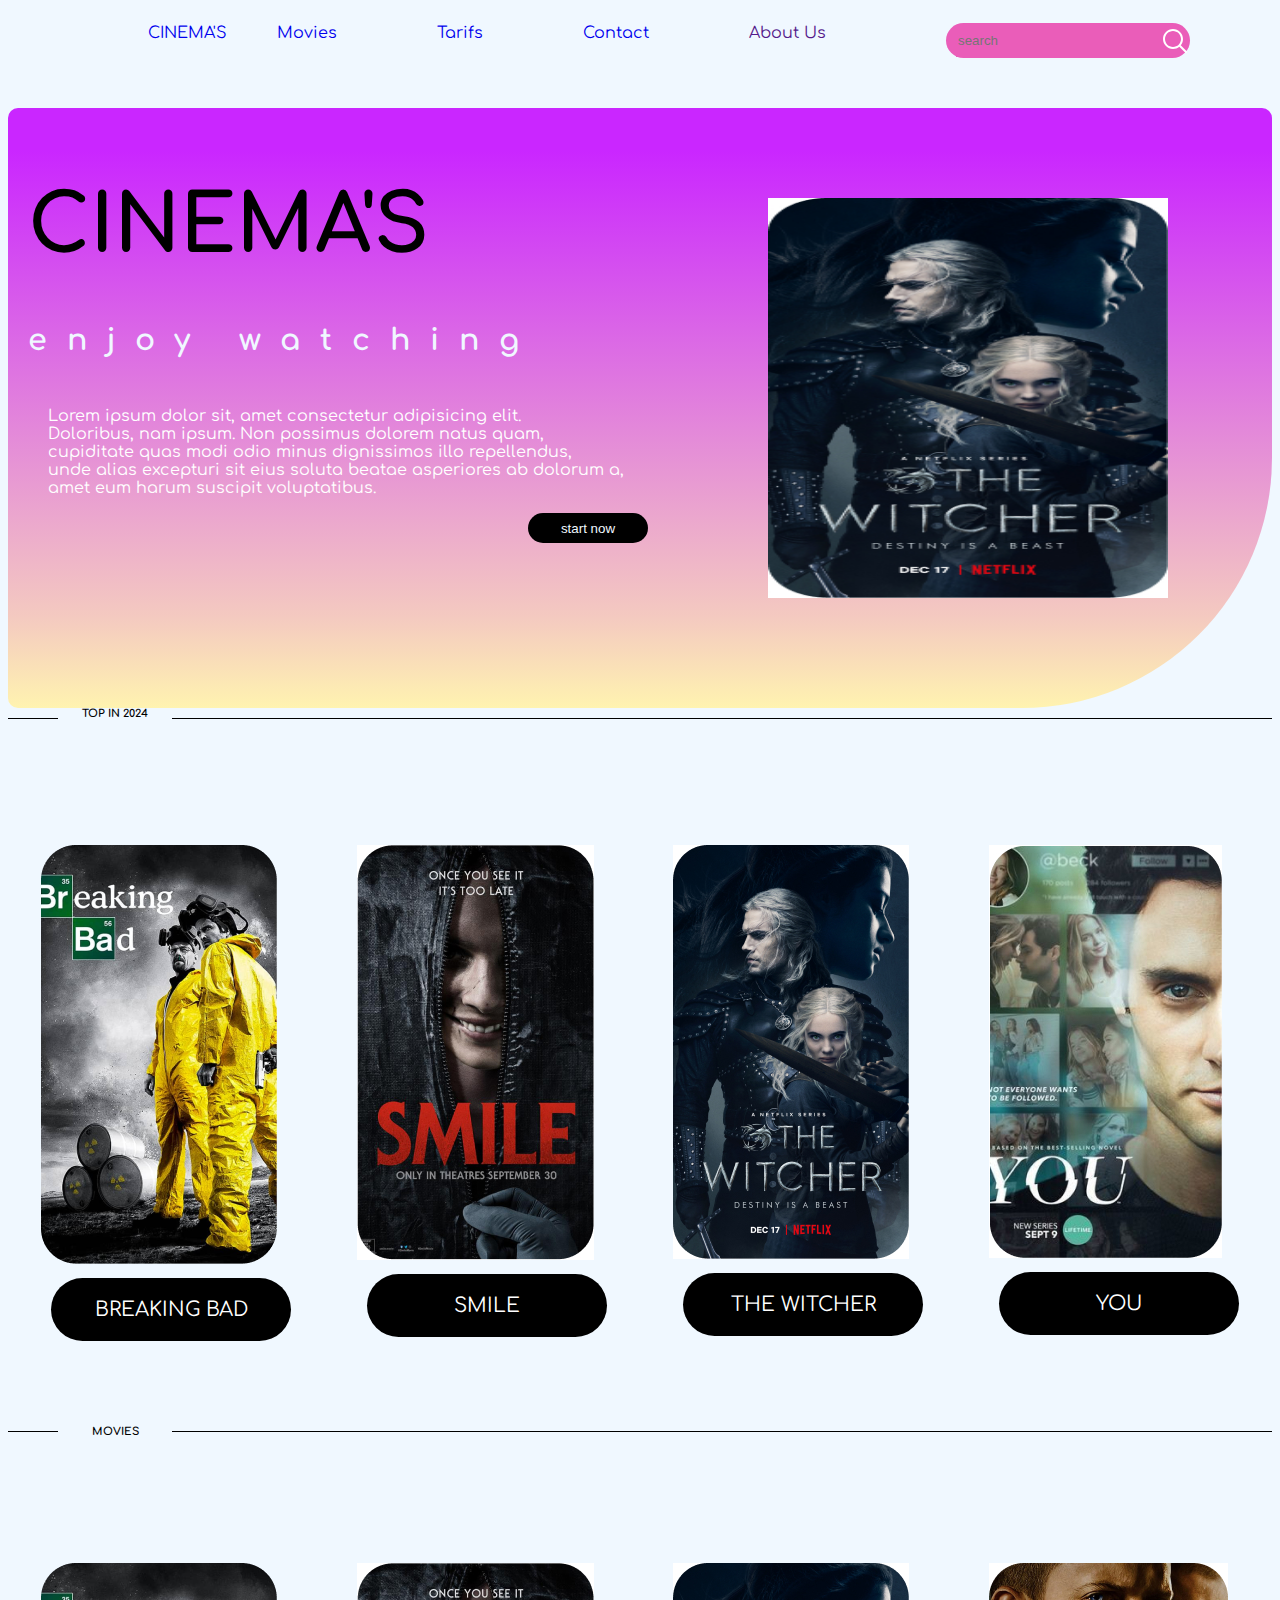
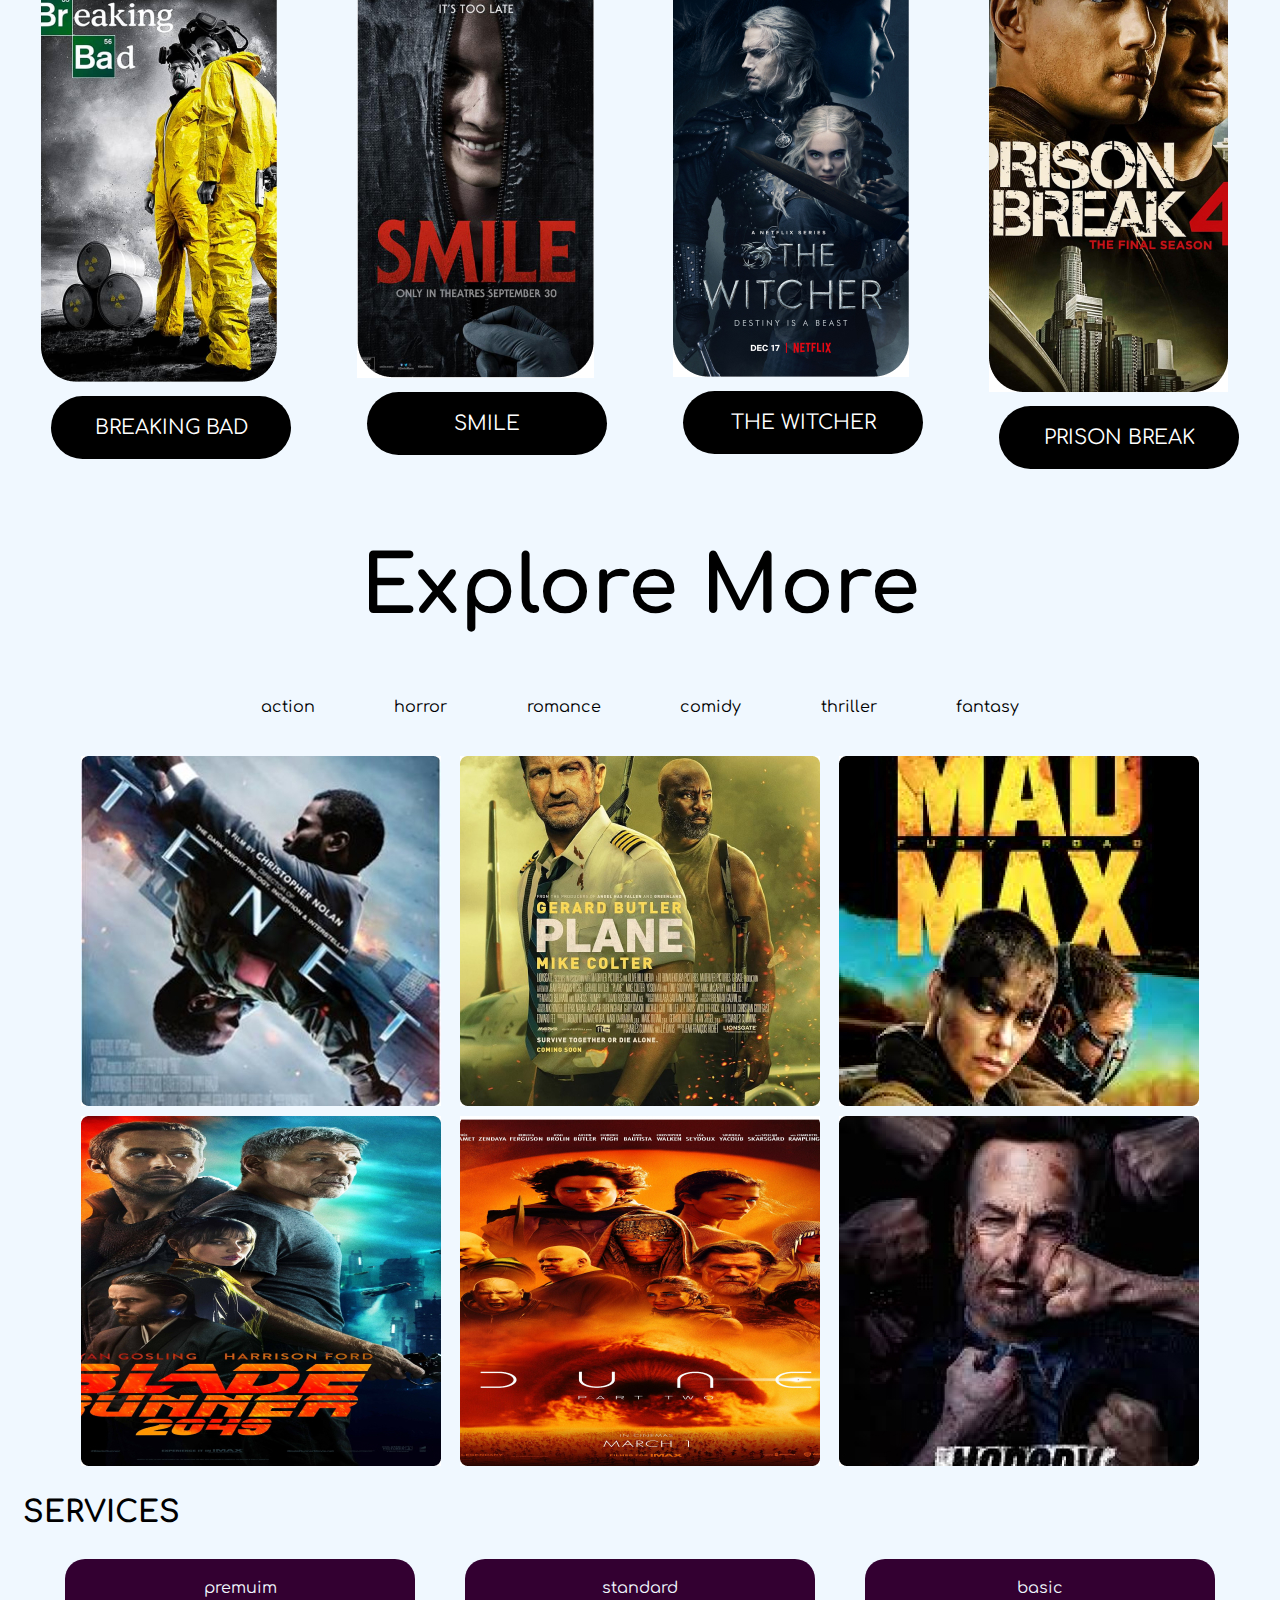
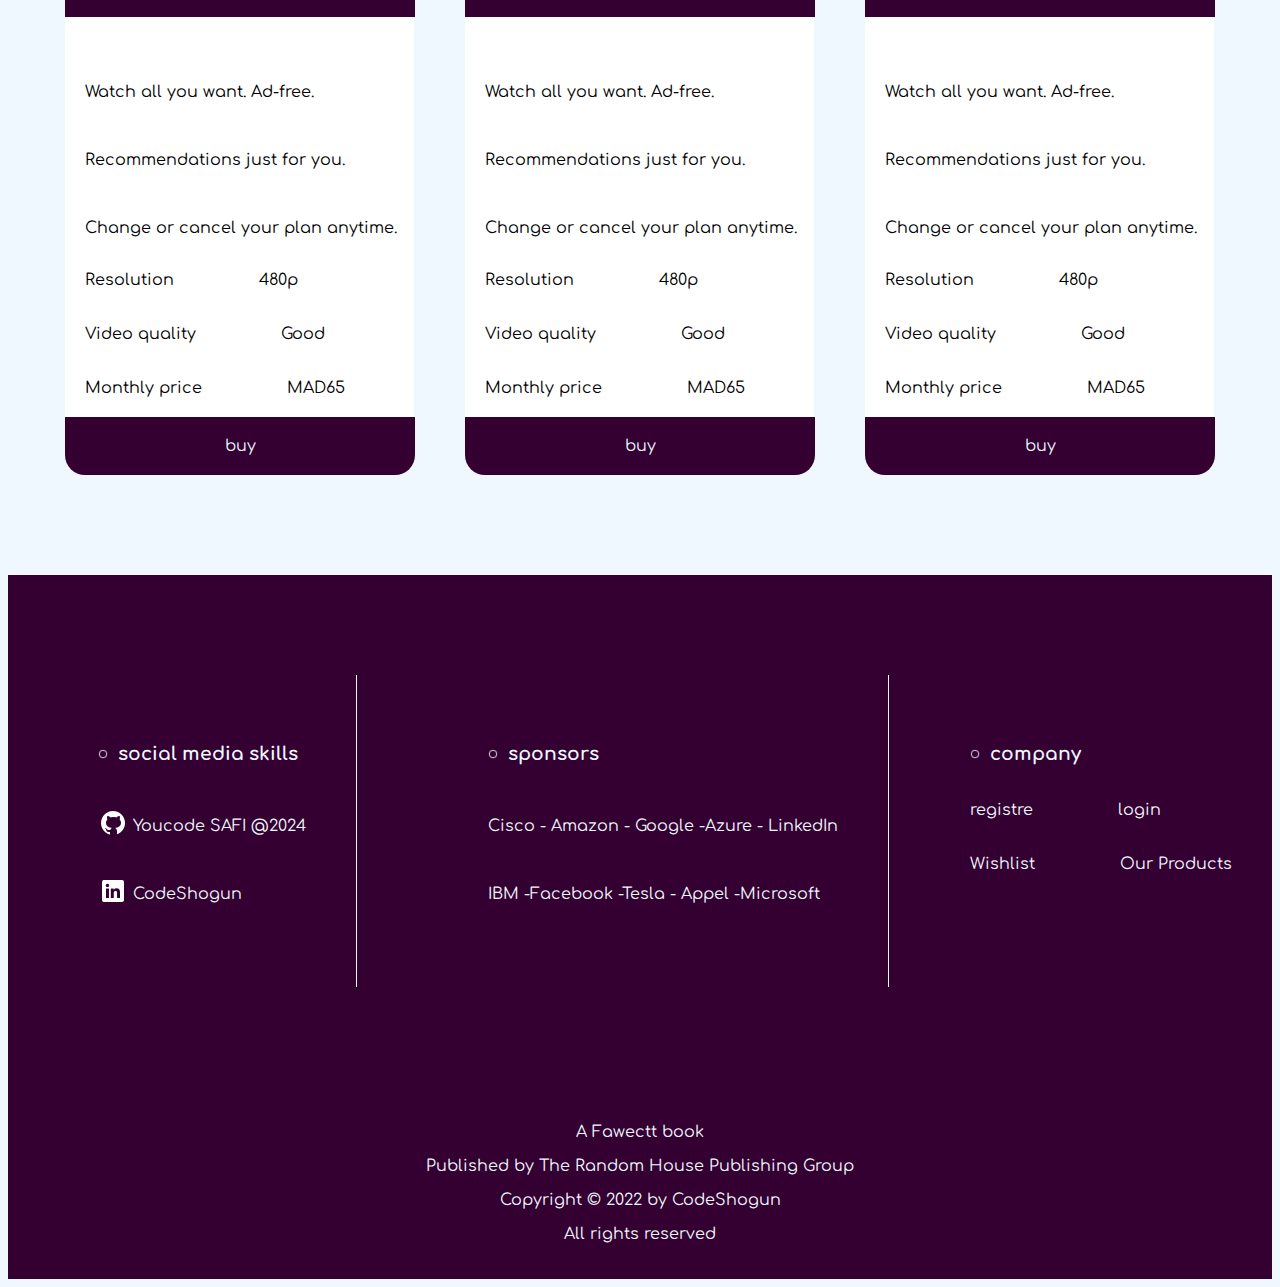
<file: index.html>
<!DOCTYPE html>
<html lang="en">
<head>
    <meta charset="UTF-8">
    <title>Document</title>
    <link rel="stylesheet" href="style.css">
</head>
<body style="background-color: aliceblue;">




  <header style="display: flex;">
        <!-- <h4 style="margin: 20px;">CINEMA'S</h4>    -->
        
       <div style="display: flex;">
      <ul style="display: flex;
      align-items: center;
      margin-left: 100px;
      list-style: none;
      ">
      <li>
        <a
        style="text-decoration: none;
        margin-right: 50px;" 
        href="cinema.html">CINEMA'S</a>
      </li>
        <li>
          <a  style="text-decoration: none;" href="movies.html">Movies</a>
        </li>
        <li>
          <a  
          style="margin-left: 100px;
          text-decoration: none;
          " href="tarifs.html">Tarifs</a>
        </li>
        <li>
          <a 
          style="margin-left: 100px;
          text-decoration: none;
          " href="contact.html">Contact</a>
        </li>
        <li>
            <a 
            style="margin-left: 100px;
            text-decoration: none;
            " href="">About Us</a>
        </li> 
                 
      </ul>  
    </div>
<div style="
margin-left: 120px;
margin-top: 15px;
margin-right: 60px;
align-items: center;
background-color: rgb(234, 93, 185);
display: flex;
justify-content: center;
align-items: center;
border-radius: 20px;
"> 
  <input style="background-color: rgb(234, 93, 185);
  
  border: none;
  outline: none;
  height: 30px;
  width: 200px;
  margin-left: 10px;
  " type="text" placeholder="search">
  <img src="pics/icons8-search.svg" alt="">
</div>   

  </header> 

<!--la partie de la navnbar est terminé-->

<section style="
    background-image: linear-gradient(#CA26FF 7%,#F4CAC0 85%,#FFF3B0 100%);
    border-radius: 10px 10px 250px 10px;
    height: 600px;
display: flex ;
justify-content: space-between;
margin-top: 50px;
">


<div style="display: flex ;
justify-content: space-between;">
<div  style="margin: 20px;">
      <h1 style="font-size :80px;">CINEMA'S</H1>
      <h5 style="color: aliceblue;font-size: 30px;
      letter-spacing: 20px;">enjoy watching</h5>
      <p style="color: white;
      margin-left: 20px;
      ">Lorem ipsum dolor sit, amet consectetur adipisicing elit.
   <br> Doloribus, nam ipsum. Non possimus dolorem natus quam, <br>cupiditate quas modi odio minus dignissimos illo repellendus,<br> unde alias excepturi sit eius soluta beatae asperiores ab dolorum a,<br> amet eum harum suscipit voluptatibus.</p>
  <div >
   <button style="background-color: black;
   border: 0;
   border-radius: 20px;
   height: 30px;
   width: 120px;
   margin-left: 500px;
   color: aliceblue;">start now</button>
  </div>
  </div>
        <div>
           <img  style="width: 400px;
        height: 400px;
        margin-top: 90px;
        margin-left: 100px;" src="pics/witch.jpg" alt="">
         </div> 
        </div>

</section>
<!--  la partie du photo est terminé -->
<section>
  <div style=" 
    display: flex;
    justify-content: space-between;
    ">
  <div style="  
  margin-top: 10px;
   height: 0.5px;
  width: 50px;
  background-color: black;">
  </div>
<div style="  margin-top: 0px;
">
  <h6 style="margin-top: 0;">TOP IN 2024</h6>
</div>
<div style="   margin-top: 10px;

  height: 0.5px;
width: 1100px;
background-color: black;">
</div>
</div>
<section style="display: flex;
justify-content: space-around;
margin-top: 100px;">

<div>
<img src="./pics/breaking.jpg" alt="">
<div style="background-color: black;
color: white;
font-size: 20px;
padding: 20px;
border-radius: 40px;
width: 200px;
margin-left: 10px;
margin-top: 10px;
text-align: center;">
BREAKING BAD
</div>
</div>




  <div>
<img src="./pics/s.jpg" alt="">
<div style="background-color: black;
color: white;
font-size: 20px;
padding: 20px;
border-radius: 40px;
width: 200px;
margin-left: 10px;
margin-top: 10px;
text-align: center;">
SMILE
</div>
  </div>
  <div>

    <img src="./pics/witch.jpg" alt="">
    <div style="background-color: black;
color: white;
font-size: 20px;
padding: 20px;
border-radius: 40px;
width: 200px;
margin-left: 10px;
margin-top: 10px;
text-align: center;">
THE WITCHER
</div>
    
  </div>
  <div>
    <img src="./pics/you.jpg" alt="">
    <div style="background-color: black;
color: white;
font-size: 20px;
padding: 20px;
border-radius: 40px;
width: 200px;
margin-left: 10px;
margin-top: 10px;
text-align: center;">
YOU
</div>
  </div>
</section>
<section>

  <div style=" margin-top: 60px;
  display: flex;
  justify-content: space-between;">
<div style="  
margin-top: 30px;
 height: 0.5px;
width: 50px;
background-color: black;">
</div>
<div style="  margin-top: 0px;
">
<h6>MOVIES</h6>
</div>
<div style="   margin-top: 30px;

height: 0.5px;
width: 1100px;
background-color: black;">
</div>
</div>

  <section style="display: flex;
  justify-content: space-around;
  margin-top: 100px;">
  
  <div>
  <img src="./pics/breaking.jpg" alt="">
  <div style="background-color: black;
  color: white;
  font-size: 20px;
  padding: 20px;
  border-radius: 40px;
  width: 200px;
  margin-left: 10px;
  margin-top: 10px;
  text-align: center;">
  BREAKING BAD
  </div>
  </div>
  
  
  
  
    <div>
  <img src="./pics/s.jpg" alt="">
  <div style="background-color: black;
  color: white;
  font-size: 20px;
  padding: 20px;
  border-radius: 40px;
  width: 200px;
  margin-left: 10px;
  margin-top: 10px;
  text-align: center;">
  SMILE
  </div>
    </div>
    <div>
  
      <img src="./pics/witch.jpg" alt="">
      <div style="background-color: black;
  color: white;
  font-size: 20px;
  padding: 20px;
  border-radius: 40px;
  width: 200px;
  margin-left: 10px;
  margin-top: 10px;
  text-align: center;">
  THE WITCHER
  </div>
      
    </div>
    <div style="height: 500px;">
      <img src="./pics/prison 1.jpg" alt="">
      <div style="background-color: black;
  color: white;
  font-size: 20px;
  padding: 20px;
  border-radius: 40px;
  width: 200px;
  margin-left: 10px;
  margin-top: 10px;
  text-align: center;">
  PRISON BREAK
  </div>
    </div>


</section>


<section>
<h2
style="text-align: center;
font-size: 80px;
margin-top: 80px;">Explore More</h2>
<ul
style="display: flex;
list-style: none;
    justify-content: space-between;
    margin: auto;
    width: 60%;
    padding: 0;
">
<li>
  action
</li>
<li>horror</li>
<li>romance</li>
<li>
  comidy
</li>
<li>
  thriller
</li>
<li>
  fantasy
</li>
</ul>
<div style="display:flex ;
justify-content: space-around;
margin: auto;
margin-top: 40px;
width: 90%;">
<img src="./pics/teb.jpg" alt="">
<img src="./pics/Rectangle 21.jpg" alt="">
<img src="./pics/mad.jpg" alt="">
</div>
<div
style="display:flex ;
justify-content: space-around;
margin: auto;
margin-top: 10px;
width: 90%;"
>

  <img src="./pics/bande.jpg" alt="">
  <img src="./pics/bund.jpg" alt="">
  <img src="./pics/modo.jpg" alt="">

</div>

<div>
<h3
style="margin-left: 15px;
font-size: 30px" >SERVICES</h3>
</div>
<div
style="display: flex;
flex-direction: row;
justify-content: center;
gap:50px ;">
<!-- -------------- -->
<div>

  <div
  style="background-color: #330031;
  color: aliceblue;
  padding: 20px;
  width:310px ;
  text-align: center;
  border-radius: 20px 20px 0px 0px;">
    premuim
  </div>

  <div
  style="background-color: white;
  width: 329px;
  height: 350px;
  padding-top: 50px;
  padding-left: 20px;

  ">


  <p>Watch all you want. Ad-free.</p>
  <br>
  <p>Recommendations just for you.</p>
  <br>
  <p>Change or cancel your plan anytime.</p>
  <br>

  <span>Resolution</span>
  <span style="margin-left: 80px;">480p</span>
  <br>
  <br><br>
  <span>Video quality  </span>
  <span style="margin-left: 80px;">Good</span>
  <br><br><br>
  <span>Monthly price  </span>
  <span style="margin-left: 80px;">MAD65</span>


</div>

  <div
  style="background-color: #330031;
  width:310px;
  padding: 20px;
  color: aliceblue;
  justify-content: center;
  text-align: center;
  border-radius: 0px 0px 20px 20px;">
    buy
  </div>
  
  </div>
<!-- --------------- -->
<div>

  <div
  style="background-color: #330031;
  color: aliceblue;
  padding: 20px;
  width:310px ;
  text-align: center;
  border-radius: 20px 20px 0px 0px;">
    standard
  </div>

  <div
  style="background-color: white;
  width: 329px;
  height: 350px;
  padding-top: 50px;
  padding-left: 20px;
  ">
<p>Watch all you want. Ad-free.</p>
<br>
<p>Recommendations just for you.</p>
<br>
<p>Change or cancel your plan anytime.</p>
<br>

<span>Resolution</span>
<span style="margin-left: 80px;">480p</span>
<br>
<br><br>
<span>Video quality  </span>
<span style="margin-left: 80px;">Good</span>
<br><br><br>
<span>Monthly price  </span>
<span style="margin-left: 80px;">MAD65</span>
  </div>

  <div
  style="background-color: #330031;
  width:310px;
  padding: 20px;
  color: aliceblue;
  justify-content: center;
  text-align: center;
  border-radius: 0px 0px 20px 20px;">
    buy
  </div>
  
  </div>
  <!-- ------------ -->
  <div>

    <div
    style="background-color: #330031;
    color: aliceblue;
    padding: 20px;
    width:310px ;
    text-align: center;
    border-radius: 20px 20px 0px 0px;">
      basic
    </div>

    <div
    style="background-color: white;
    width: 329px;
    height: 350px;
    padding-top: 50px;
    padding-left: 20px;
    ">
<p>Watch all you want. Ad-free.</p>
<br>
<p>Recommendations just for you.</p>
<br>
<p>Change or cancel your plan anytime.</p>
<br>

<span>Resolution</span>
<span style="margin-left: 80px;">480p</span>
<br>
<br><br>
<span>Video quality  </span>
<span style="margin-left: 80px;">Good</span>
<br><br><br>
<span>Monthly price  </span>
<span style="margin-left: 80px;">MAD65</span>
    </div>

    <div
    style="background-color: #330031;
    width:310px;
    padding: 20px;
    color: aliceblue;
    justify-content: center;
    text-align: center;
    border-radius: 0px 0px 20px 20px;">
      buy
    </div>
    
    </div>
<!-- ------------------ -->
  </div>
</section>

</section>
<footer style="background-color: #330031;
 color: aliceblue;
 ">


 <div style="
 margin-top: 100px;
 display: flex;
 justify-content: space-around;
 padding-top: 100px;
 padding-bottom: 100px;">
  

<!-- ~~~~~~~~ -->

<div style="border-right: 1px solid rgb(250, 250, 250); 
border-top: none;
border-bottom: none; 
border-left: none;
padding: 50px;">
<div
style="display: flex;

align-items: center;">
  <img 
  style="width: 10px;
  height: 10px;"
  src="./pics/icons8-circle-24.png" alt="">
  <h3
  style="padding-left: 10px;">social media skills</h3>
</div>
  <br>
  <div style="display: flex;
  align-items: center;
  ">
  <img style="width: 30px;
  padding-bottom: 5px;
  padding-right: 5px;
  height: 30px" src="./pics/icons8-github-30.png" alt="">
<p>Youcode SAFI @2024</p>
</div>
<br>
<div style="display: flex;
align-items: center;
">
<img style="width: 30px;
padding-bottom: 5px;
padding-right: 5px;
height: 30px" src="./pics/icons8-linkedin-30.png" alt="">
<p>CodeShogun</p>
</div>
<br>
</div>

<!-- ~~~~~~~~ -->

<div  style="border-right: 1px solid rgb(250, 250, 250); 
border-top: none;
border-bottom: none; 
border-left: none;
padding: 50px;">

<div
style="display: flex;

align-items: center;">
  <img 
  style="width: 10px;
  height: 10px;"
  src="./pics/icons8-circle-24.png" alt="">
  <h3
  style="padding-left: 10px;">sponsors</h3>
</div>

<br>
  <p>Cisco - Amazon - Google -Azure - LinkedIn </p>
  <br>
  <p>IBM -Facebook -Tesla - Appel -Microsoft</p>
  <br>
</div>

<!-- ~~~~~~~~ -->

<div >
  <div
  style="display: flex;
padding-top: 50px;
  align-items: center;">
    <img 
    style="width: 10px;
    height: 10px;"
    src="./pics/icons8-circle-24.png" alt="">
    <h3
    style="padding-left: 10px;">company</h3>
  </div>
  
  <br>
  <span>registre</span>
  <span style="margin-left: 80px;">login</span>
  <br>
  <br><br>
  <span>Wishlist</span>
  <span style="margin-left: 80px;">Our Products</span>
  <br><br><br>

</div>
</div>

<!-- ~~~~~~~~ -->
<div
style="padding: 20px;
text-align: center;
">
<p>A Fawectt book</p>
<p>Published by The Random House Publishing Group</p>
<p>Copyright © 2022 by CodeShogun</p>
<p>All rights reserved</p>
</div>
</footer>

</body>
</html>
</file>
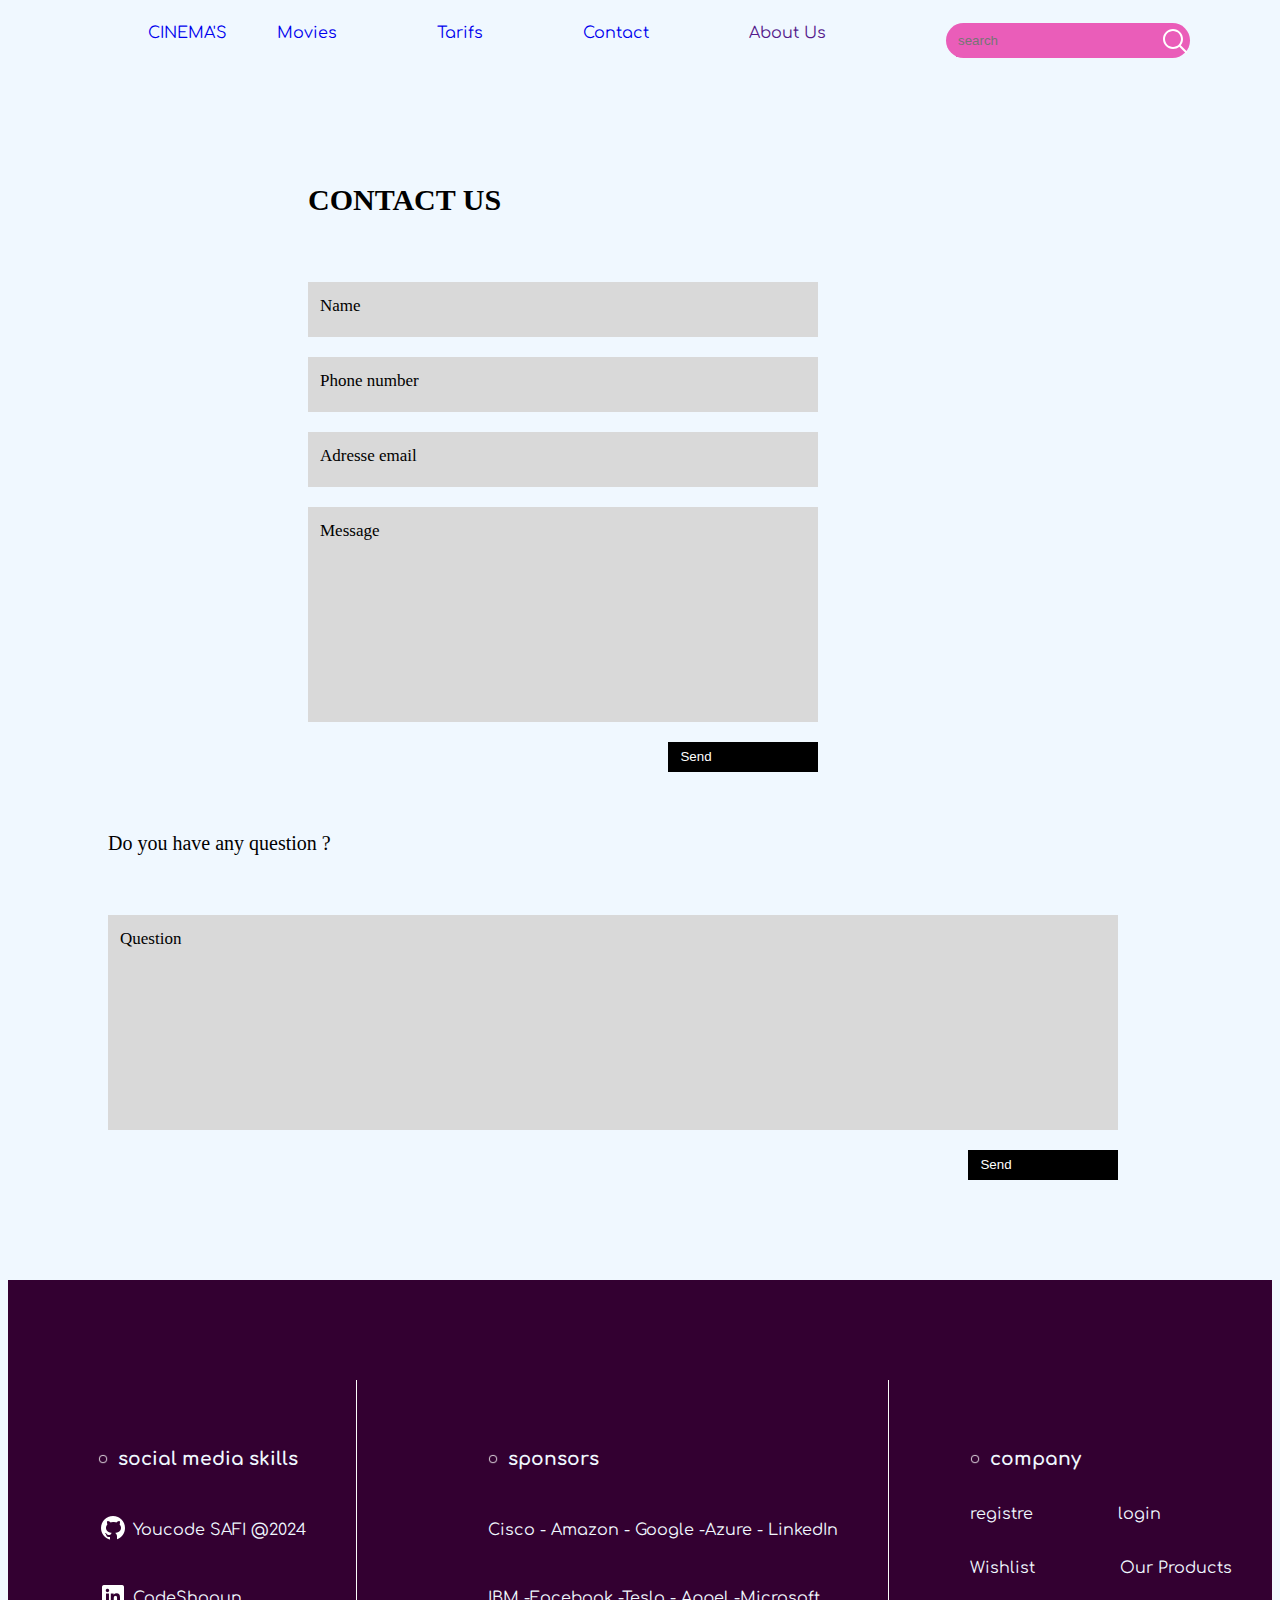
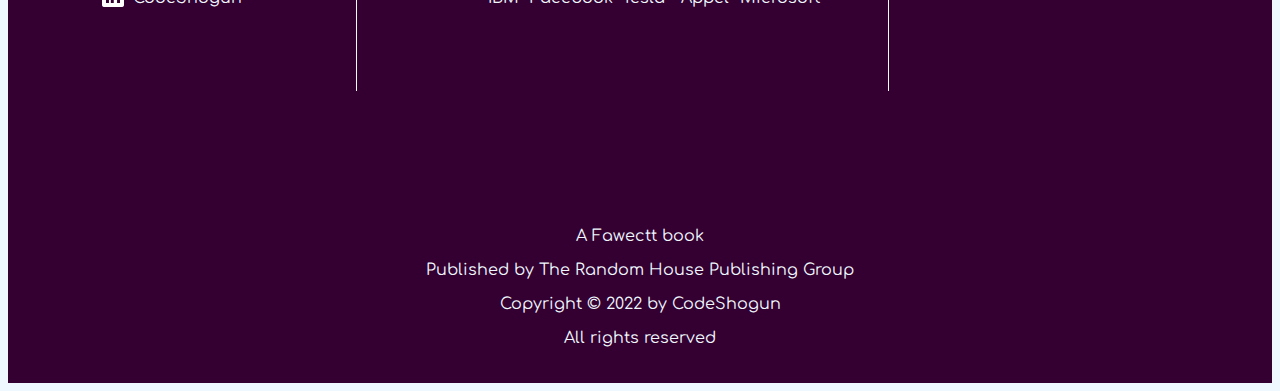
<file: contact.html>
<!DOCTYPE html>
<html lang="en">
<head>
    <meta charset="UTF-8">
    <meta name="viewport" content="width=device-width, initial-scale=1.0">
    <title>Document</title>
    <link rel="stylesheet" href="style.css">
</head>
<body style="background-color: aliceblue;">
    <!-- -----header------ -->



    <header style="display: flex;">
        <!-- <h4 style="margin: 20px;">CINEMA'S</h4>    -->
        
       <div style="display: flex;">
      <ul style="display: flex;
      align-items: center;
      margin-left: 100px;
      list-style: none;
      ">
      <li>
        <a
        style="text-decoration: none;
        margin-right: 50px;" 
        href="index.html">CINEMA'S</a>
      </li>
        <li>
          <a  style="text-decoration: none;" href="movies.html">Movies</a>
        </li>
        <li>
          <a  
          style="margin-left: 100px;
          text-decoration: none;
          " href="tarifs.html">Tarifs</a>
        </li>
        <li>
          <a 
          style="margin-left: 100px;
          text-decoration: none;
          " href="contact.html">Contact</a>
        </li>
        <li>
            <a 
            style="margin-left: 100px;
            text-decoration: none;
            " href="">About Us</a>
        </li> 
                 
      </ul>  
    </div>
<div style="
margin-left: 120px;
margin-top: 15px;
margin-right: 60px;
align-items: center;
background-color: rgb(234, 93, 185);
display: flex;
justify-content: center;
align-items: center;
border-radius: 20px;
"> 
  <input style="background-color: rgb(234, 93, 185);
  
  border: none;
  outline: none;
  height: 30px;
  width: 200px;
  margin-left: 10px;
  " type="text" placeholder="search">
  <img src="pics/icons8-search.svg" alt="">
</div>   

  </header> 


    <!-- ---fin header----- -->

     <!-- -----body------- -->
<div style="margin-left: 300px;">
     <h2
     style="padding-top: 100px;
         font-size: 30px;
padding-bottom: 40px;  
font-family: content;   ">
     CONTACT US</h2>
     <div
     style="padding-left: 100px;
     padding-left: 10px;
     padding-top: 15px;
     background-color: #D9D9D9;
     color: black;
     height: 40px;
     width: 500px;">
     <input
     style="background-color:#D9D9D9;
     border: none;
     outline: none;
     color: black;"
     type="text" placeholder="Name" class="input-nombre">
     </div>
     <div
     style="padding-left: 100px;
     padding-left: 10px;
     padding-top: 15px;
     background-color: #D9D9D9;
     color: black;
     height: 40px;
     width: 500px;
     margin-top: 20px;">
     <input 
     style="background-color:#D9D9D9;
     border: none;
     outline: none;
     color: black;"  type="text" placeholder="Phone number" class="input-name">
     </div>
     <div
     style="padding-left: 100px;
     padding-left: 10px;
     padding-top: 15px;
     background-color: #D9D9D9;
     color: black;
     height: 40px;
     width: 500px;
     margin-top: 20px;">

     <input style="background-color:#D9D9D9;
     border: none;
     outline: none;
     color: black;
     "
     type="text" placeholder="Adresse email" class="input-field" >
     </div>
     <div
     style="
     padding-left: 100px;
     padding-left: 10px;
     padding-top: 15px;
     background-color: #D9D9D9;
     color: black;
     height: 200px;
     width: 500px;
     margin-top: 20px;">

     <input style="background-color: #D9D9D9;
     border: none;
     outline: none;
     color: black;
     "
     type="text" placeholder="Message" class="input-message" >
     </div>
</div>
<button
style="height: 30px;
margin-top: 20px;
width: 150px;
border-radius: 0%;
background-color: black;
color: white;
border: none;
padding-right: 100px;
margin-left: 660px;
cursor: pointer;"
>
    Send
</button>
<div class="question"
>Do you have any question ?</div>

<div
     style="
     padding-left: 100px;
     padding-left: 10px;
     padding-top: 15px;
     background-color: #D9D9D9;
     color: black;
     height: 200px;
     width: 1000px;
     margin-top: 20px;
     margin-left: 100px;">



     <input style="background-color:#D9D9D9;
     border: none;
     outline: none;
     color: black;
     "
     type="text" placeholder="Question" class="input-question" >
     </div>
     
     <button
     style="height: 30px;
     margin-top: 20px;
     width: 150px;
     border-radius: 0%;
     background-color: black;
     color: white;
     border: none;
     padding-right: 100px;
     margin-left: 960px;
     cursor: pointer;"
     >
         Send
     </button>













      <!-- ------fin body------ -->
     <!-- -----footer---- -->
     <footer style="background-color: #330031;
     color: aliceblue;
     ">
    
    
     <div style="
     margin-top: 100px;
     display: flex;
     justify-content: space-around;
     padding-top: 100px;
     padding-bottom: 100px;">
      
    
    <!-- ~~~~~~~~ -->
    
    <div style="border-right: 1px solid rgb(250, 250, 250); 
    border-top: none;
    border-bottom: none; 
    border-left: none;
    padding: 50px;">
    <div
    style="display: flex;
    
    align-items: center;">
      <img 
      style="width: 10px;
      height: 10px;"
      src="./pics/icons8-circle-24.png" alt="">
      <h3
      style="padding-left: 10px;">social media skills</h3>
    </div>
      <br>
      <div style="display: flex;
      align-items: center;
      ">
      <img style="width: 30px;
      padding-bottom: 5px;
      padding-right: 5px;
      height: 30px" src="./pics/icons8-github-30.png" alt="">
    <p>Youcode SAFI @2024</p>
    </div>
    <br>
    <div style="display: flex;
    align-items: center;
    ">
    <img style="width: 30px;
    padding-bottom: 5px;
    padding-right: 5px;
    height: 30px" src="./pics/icons8-linkedin-30.png" alt="">
    <p>CodeShogun</p>
    </div>
    <br>
    </div>
    
    <!-- ~~~~~~~~ -->
    
    <div  style="border-right: 1px solid rgb(250, 250, 250); 
    border-top: none;
    border-bottom: none; 
    border-left: none;
    padding: 50px;">
    
    <div
    style="display: flex;
    
    align-items: center;">
      <img 
      style="width: 10px;
      height: 10px;"
      src="./pics/icons8-circle-24.png" alt="">
      <h3
      style="padding-left: 10px;">sponsors</h3>
    </div>
    
    <br>
      <p>Cisco - Amazon - Google -Azure - LinkedIn </p>
      <br>
      <p>IBM -Facebook -Tesla - Appel -Microsoft</p>
      <br>
    </div>
    
    <!-- ~~~~~~~~ -->
    
    <div >
      <div
      style="display: flex;
    padding-top: 50px;
      align-items: center;">
        <img 
        style="width: 10px;
        height: 10px;"
        src="./pics/icons8-circle-24.png" alt="">
        <h3
        style="padding-left: 10px;">company</h3>
      </div>
      
      <br>
      <span>registre</span>
      <span style="margin-left: 80px;">login</span>
      <br>
      <br><br>
      <span>Wishlist</span>
      <span style="margin-left: 80px;">Our Products</span>
      <br><br><br>
    
    </div>
    </div>
    
    <!-- ~~~~~~~~ -->
    <div
    style="padding: 20px;
    text-align: center;
    ">
    <p>A Fawectt book</p>
    <p>Published by The Random House Publishing Group</p>
    <p>Copyright © 2022 by CodeShogun</p>
    <p>All rights reserved</p>
    </div>
    </footer>
      <!-- ----fin footer----- -->
</body>
</html>
</file>
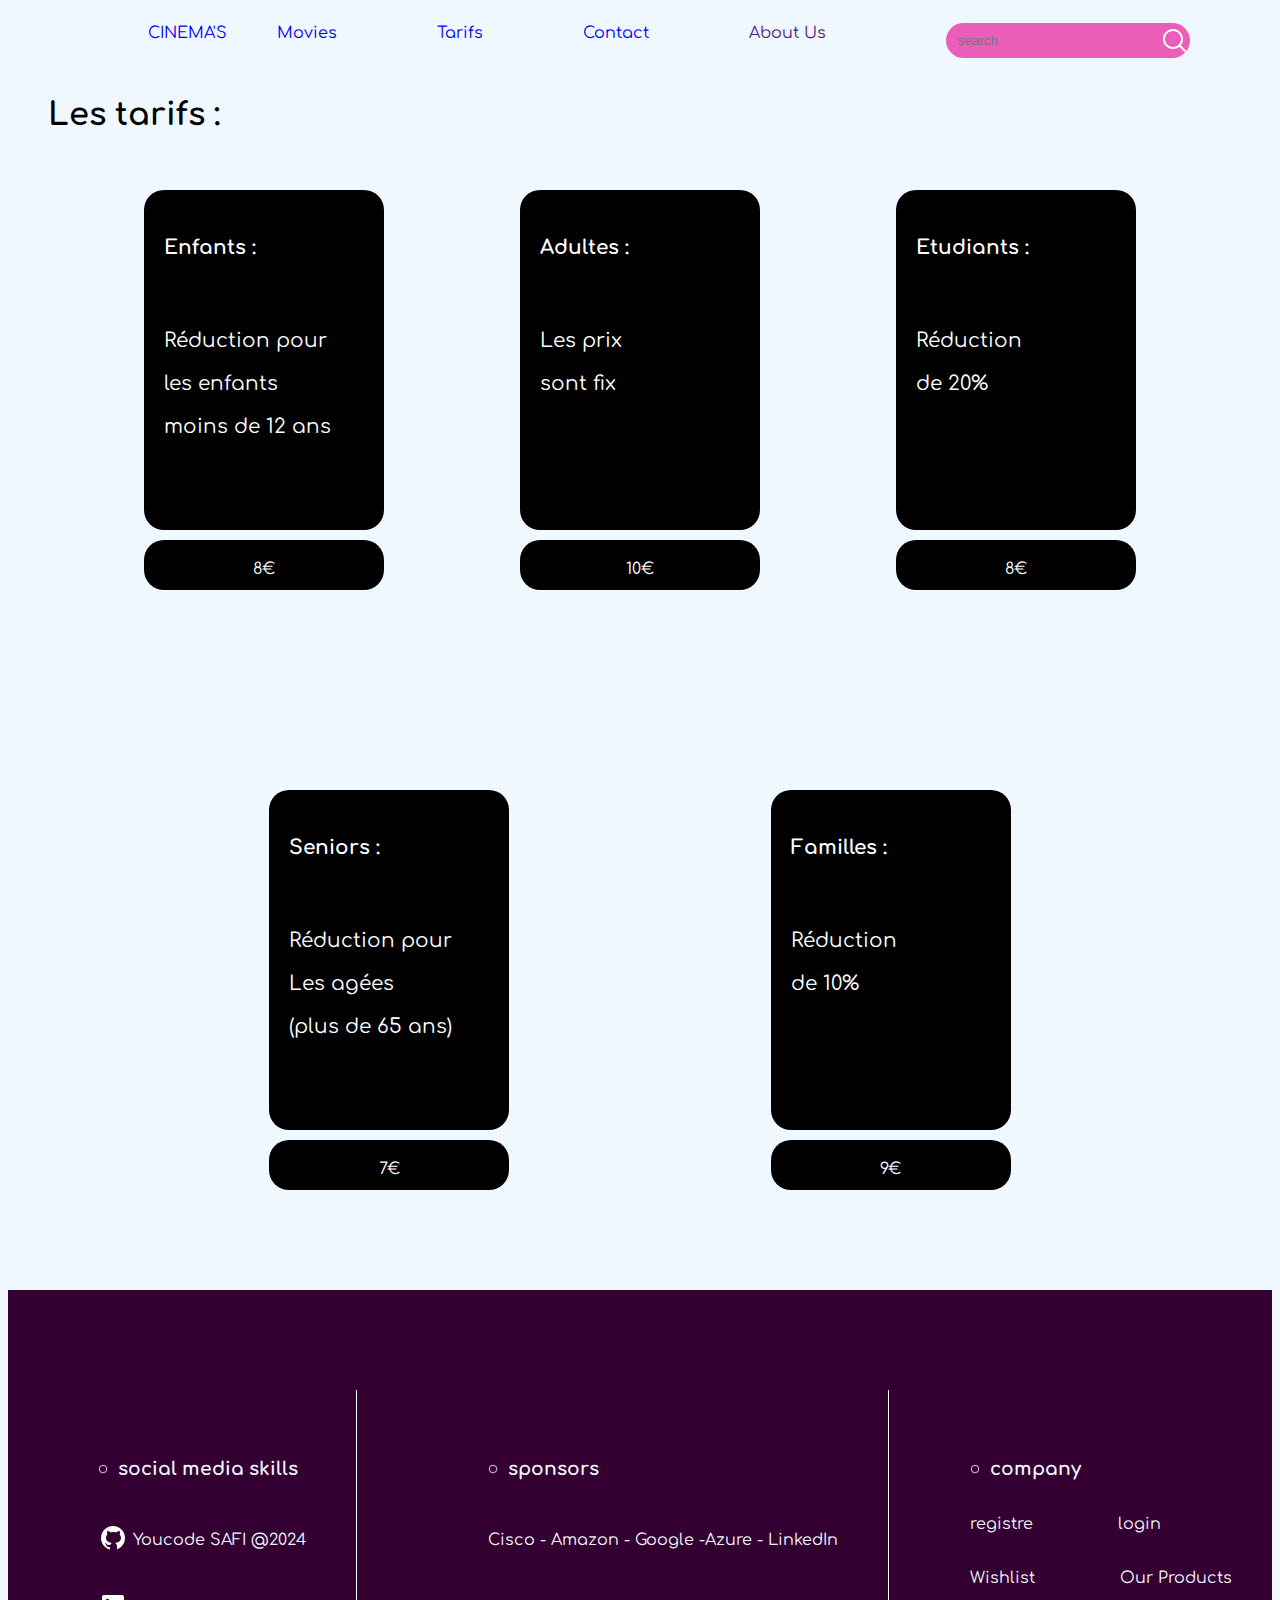
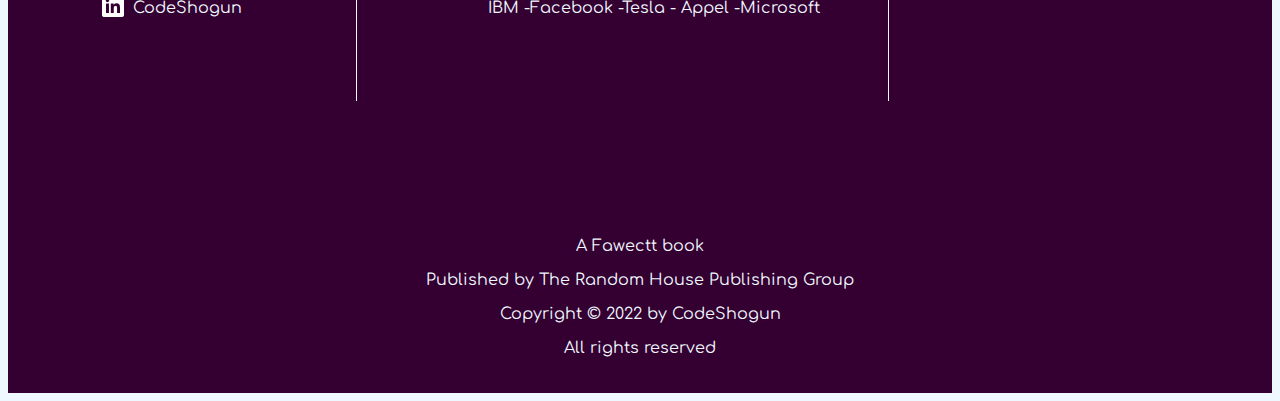
<file: tarifs.html>
<!DOCTYPE html>
<html lang="en">
<head>
    <meta charset="UTF-8">
    <meta name="viewport" content="width=device-width, initial-scale=1.0">
    <title>Document</title>
    <link rel="stylesheet" href="style.css">
</head>
<body style="background-color: aliceblue;">
    <!-- -------------header----- -->
    <header style="display: flex;">
        
       <div style="display: flex;">
      <ul style="display: flex;
      align-items: center;
      margin-left: 100px;
      list-style: none;
      ">
      <li>
        <a
        style="text-decoration: none;
        margin-right: 50px;" 
        href="index.html">CINEMA'S</a>
      </li>
        <li>
          <a  style="text-decoration: none;" href="movies.html">Movies</a>
        </li>
        <li>
          <a  
          style="margin-left: 100px;
          text-decoration: none;
          " href="tarifs.html">Tarifs</a>
        </li>
        <li>
          <a 
          style="margin-left: 100px;
          text-decoration: none;
          " href="contact.html">Contact</a>
        </li>
        <li>
            <a 
            style="margin-left: 100px;
            text-decoration: none;
            " href="">About Us</a>
        </li> 
                 
      </ul>  
    </div>
<div style="
margin-left: 120px;
margin-top: 15px;
margin-right: 60px;
align-items: center;
background-color: rgb(234, 93, 185);
display: flex;
justify-content: center;
align-items: center;
border-radius: 20px;
"> 
  <input style="background-color: rgb(234, 93, 185);
  
  border: none;
  outline: none;
  height: 30px;
  width: 200px;
  margin-left: 10px;
  " type="text" placeholder="search">
  <img src="pics/icons8-search.svg" alt="">
</div>   

  </header> 
  <!-- --------------------- -->
   <br>
<h1 style="padding-left: 40px;">
    Les tarifs :</h1>
    <br><br>
<div style="display: flex;
justify-content: space-evenly;">
    <div>
    <div
    style="background-color: black;
    color: white;
    width: 200px;
    height: 300px;
    border-radius: 20px;
    padding: 20px;
    margin: auto;
    font-size: 20px;">
    <h4>Enfants :</h4>
    <br>
    <p>
        Réduction pour 
    </p>
    <p>
        les enfants 
    </p>
    <p>
        moins de 12 ans
    </p>
    </div>
    <div style="background-color: black;
    color: white;
    width: 200px;
    height: 10px;
    text-align: center;
    border-radius: 20px;
    padding: 20px;
    margin: auto;
    margin-top: 10px;">
    8€
    </div>
</div>


<div>

    
        <div
        style="background-color: black;
        color: white;
        width: 200px;
        height: 300px;
        border-radius: 20px;
        padding: 20px;
        margin: auto;
        font-size: 20px;">
        <h4>Adultes :</h4>
        <br>
        <p>
            Les prix
        </p>
        <p>
            sont fix 
        </p>
        </div>
        <div style="background-color: black;
        color: white;
        width: 200px;
        height: 10px;
        text-align: center;
        border-radius: 20px;
        padding: 20px;
        margin: auto;
        margin-top: 10px;">
        10€
        </div>

</div>
<div>
    <div>
        <div
        style="background-color: black;
        color: white;
        width: 200px;
        height: 300px;
        border-radius: 20px;
        padding: 20px;
        margin: auto;
        font-size: 20px;">
        <h4>Etudiants :</h4>
        <br>
        <p>
            Réduction  
        </p>
        <p>
            de 20% 
        </p>

        </div>
        <div style="background-color: black;
        color: white;
        width: 200px;
        height: 10px;
        text-align: center;
        border-radius: 20px;
        padding: 20px;
        margin: auto;
        margin-top: 10px;">
        8€
        </div>

</div>
</div>

</div>


<!-- '''''''''''' -->

<div style="display: flex;
justify-content: space-evenly;
margin-top: 200px;">
    <div>
    <div
    style="background-color: black;
    color: white;
    width: 200px;
    height: 300px;
    border-radius: 20px;
    padding: 20px;
    margin: auto;
    font-size: 20px;">
    <h4>Seniors :</h4>
    <br>
    <p>
        Réduction pour
 
    </p>
    <p>
        Les agées 
    </p>
    <p>
        (plus de 65 ans)
    </p>
    </div>
    <div style="background-color: black;
    color: white;
    width: 200px;
    height: 10px;
    text-align: center;
    border-radius: 20px;
    padding: 20px;
    margin: auto;
    margin-top: 10px;">
    7€
    </div>
</div>


<div>

    
        <div
        style="background-color: black;
        color: white;
        width: 200px;
        height: 300px;
        border-radius: 20px;
        padding: 20px;
        margin: auto;
        font-size: 20px;">
        <h4>Familles :</h4>
        <br>
        <p>
            Réduction 
        </p>
        <p>
            de 10%
        </p>
        </div>
        <div style="background-color: black;
        color: white;
        width: 200px;
        height: 10px;
        text-align: center;
        border-radius: 20px;
        padding: 20px;
        margin: auto;
        margin-top: 10px;">
        9€
        </div>

</div>
</div>
<!-- ---------footer---------- -->

<footer style="background-color: #330031;
 color: aliceblue;
 ">


 <div style="
 margin-top: 100px;
 display: flex;
 justify-content: space-around;
 padding-top: 100px;
 padding-bottom: 100px;">
  

<!-- ~~~~~~~~ -->

<div style="border-right: 1px solid rgb(250, 250, 250); 
border-top: none;
border-bottom: none; 
border-left: none;
padding: 50px;">
<div
style="display: flex;

align-items: center;">
  <img 
  style="width: 10px;
  height: 10px;"
  src="./pics/icons8-circle-24.png" alt="">
  <h3
  style="padding-left: 10px;">social media skills</h3>
</div>
  <br>
  <div style="display: flex;
  align-items: center;
  ">
  <img style="width: 30px;
  padding-bottom: 5px;
  padding-right: 5px;
  height: 30px" src="./pics/icons8-github-30.png" alt="">
<p>Youcode SAFI @2024</p>
</div>
<br>
<div style="display: flex;
align-items: center;
">
<img style="width: 30px;
padding-bottom: 5px;
padding-right: 5px;
height: 30px" src="./pics/icons8-linkedin-30.png" alt="">
<p>CodeShogun</p>
</div>
<br>
</div>

<!-- ~~~~~~~~ -->

<div  style="border-right: 1px solid rgb(250, 250, 250); 
border-top: none;
border-bottom: none; 
border-left: none;
padding: 50px;">

<div
style="display: flex;

align-items: center;">
  <img 
  style="width: 10px;
  height: 10px;"
  src="./pics/icons8-circle-24.png" alt="">
  <h3
  style="padding-left: 10px;">sponsors</h3>
</div>

<br>
  <p>Cisco - Amazon - Google -Azure - LinkedIn </p>
  <br>
  <p>IBM -Facebook -Tesla - Appel -Microsoft</p>
  <br>
</div>

<!-- ~~~~~~~~ -->

<div >
  <div
  style="display: flex;
padding-top: 50px;
  align-items: center;">
    <img 
    style="width: 10px;
    height: 10px;"
    src="./pics/icons8-circle-24.png" alt="">
    <h3
    style="padding-left: 10px;">company</h3>
  </div>
  
  <br>
  <span>registre</span>
  <span style="margin-left: 80px;">login</span>
  <br>
  <br><br>
  <span>Wishlist</span>
  <span style="margin-left: 80px;">Our Products</span>
  <br><br><br>

</div>
</div>

<!-- ~~~~~~~~ -->
<div
style="padding: 20px;
text-align: center;
">
<p>A Fawectt book</p>
<p>Published by The Random House Publishing Group</p>
<p>Copyright © 2022 by CodeShogun</p>
<p>All rights reserved</p>
</div>
</footer>

</body>

</html>
</file>
<file: style.css>
@import url('https://fonts.googleapis.com/css2?family=Comfortaa:wght@300..700&display=swap');

body{
font-family: 'comfortaa';
}

 

 .input-name{
    border: none;
    background-color:#D9D9D9;
    outline: none;
 }
 .input-nombre{
    border: none;
    background-color: #D9D9D9;
    outline: none;
 }

.input-field::placeholder {
    color: black;
    font-family:content;
    font-size: 17px;
}
.input-nombre::placeholder{
    color: black;
    font-family:content;
    font-size: 17px;

}
.input-name::placeholder{
color : black;
font-family:content;
font-size: 17px;

}
.input-message::placeholder{
    color : black;
    font-family: content;
    font-size: 17px;

    }
    .input-question::placeholder{
        color: black;
        font-family:content;
        font-size: 17px;
    
    }
    .question{
        font-family: content;
        padding-left: 100px;
padding-top: 60px;
font-size: 20px;
padding-bottom: 40px;
    }
</file>
